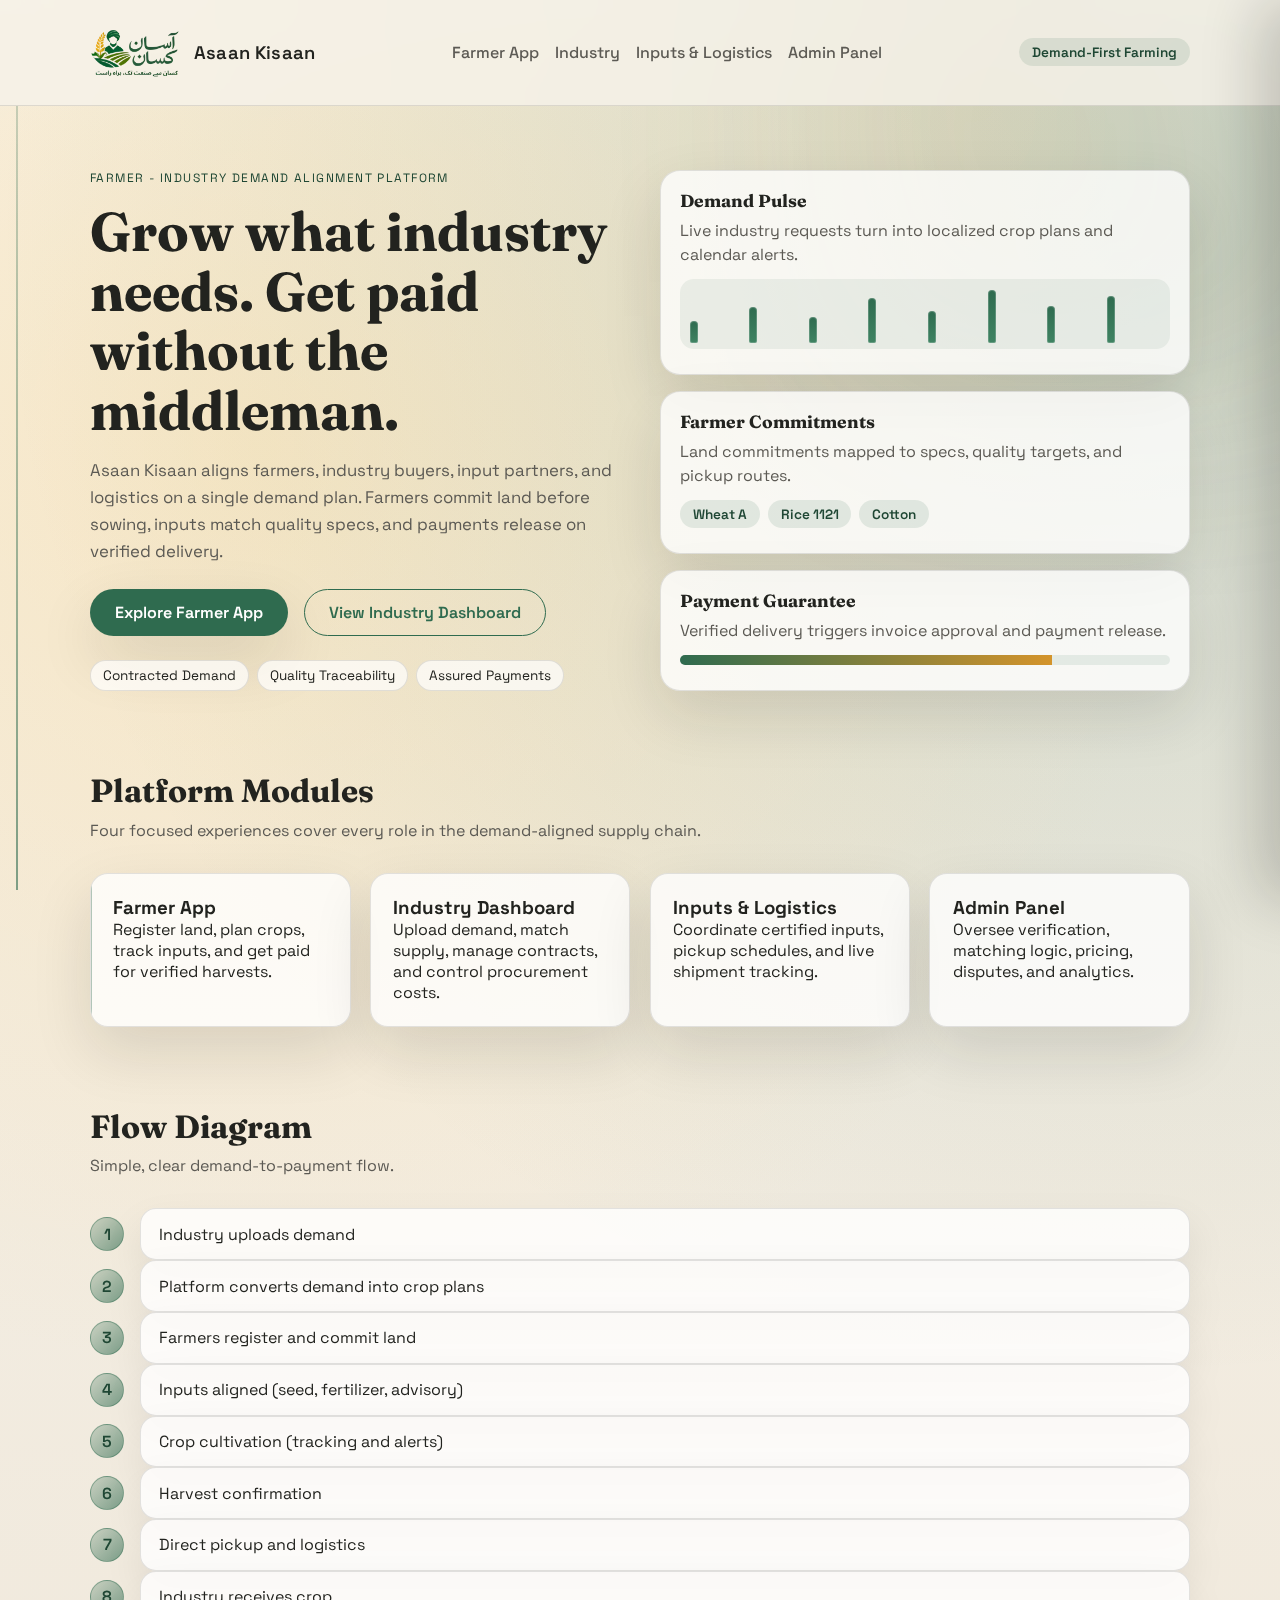
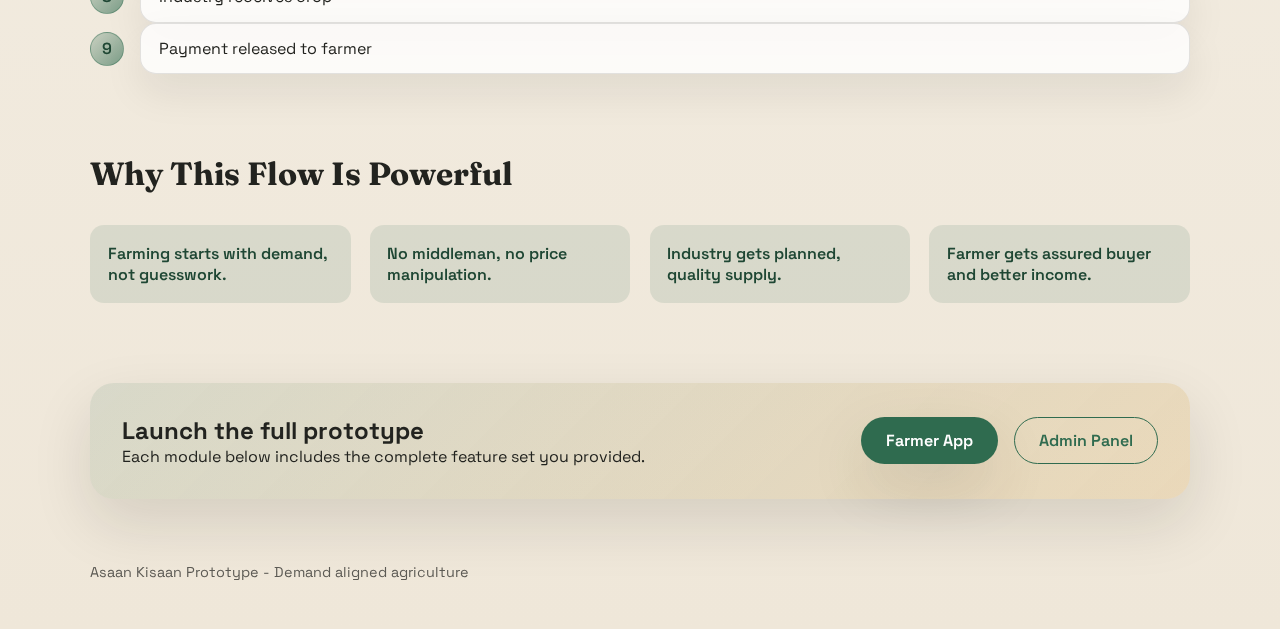
<file: index.html>
﻿<!DOCTYPE html>
<html lang="en">
<head>
  <meta charset="utf-8" />
  <meta name="viewport" content="width=device-width, initial-scale=1" />
  <title>Asaan Kisaan - Demand Aligned Agriculture</title>
  <link rel="preconnect" href="https://fonts.googleapis.com" />
  <link rel="preconnect" href="https://fonts.gstatic.com" crossorigin />
  <link href="https://fonts.googleapis.com/css2?family=Fraunces:wght@500;700&family=Space+Grotesk:wght@400;500;600&display=swap" rel="stylesheet" />
  <link rel="stylesheet" href="styles.css" />
</head>
<body>
  <div class="bg-orbit"></div>
  <header class="site-header">
    <nav class="nav container">
      <a class="brand" href="index.html">
        <img src="assets/images/asaankisaan.png" alt="Asaan Kisaan" />
        <span>Asaan Kisaan</span>
      </a>
      <div class="nav-links">
        <a class="nav-link" href="farmer/index.html">Farmer App</a>
        <a class="nav-link" href="industry/index.html">Industry</a>
        <a class="nav-link" href="partners/index.html">Inputs & Logistics</a>
        <a class="nav-link" href="admin/index.html">Admin Panel</a>
      </div>
      <div class="nav-cta">
        <span class="pill">Demand-First Farming</span>
      </div>
      <button class="nav-toggle" type="button" aria-label="Open menu" data-drawer-open>
        <span></span>
        <span></span>
      </button>
    </nav>
  </header>
  <div class="drawer-overlay" data-drawer-close></div>
  <aside class="drawer" aria-hidden="true">
    <div class="drawer-head">
      <div class="drawer-brand">
        <img src="assets/images/asaankisaan.png" alt="Asaan Kisaan" />
        <span>Asaan Kisaan</span>
      </div>
      <button class="drawer-close" type="button" aria-label="Close menu" data-drawer-close>&times;</button>
    </div>
    <nav class="drawer-links">
      <a href="farmer/index.html">Farmer App</a>
      <a href="industry/index.html">Industry</a>
      <a href="partners/index.html">Inputs & Logistics</a>
      <a href="admin/index.html">Admin Panel</a>
    </nav>
  </aside>

  <main>
    <section class="hero container">
      <div class="hero-copy">
        <p class="eyebrow">Farmer - Industry Demand Alignment Platform</p>
        <h1>Grow what industry needs. Get paid without the middleman.</h1>
        <p class="lead">
          Asaan Kisaan aligns farmers, industry buyers, input partners, and logistics on a single demand plan.
          Farmers commit land before sowing, inputs match quality specs, and payments release on verified delivery.
        </p>
        <div class="hero-actions">
          <a class="btn primary" href="farmer/index.html">Explore Farmer App</a>
          <a class="btn ghost" href="industry/index.html">View Industry Dashboard</a>
        </div>
        <div class="hero-badges">
          <span class="badge">Contracted Demand</span>
          <span class="badge">Quality Traceability</span>
          <span class="badge">Assured Payments</span>
        </div>
      </div>
      <div class="hero-card">
        <div class="mini-card">
          <h3>Demand Pulse</h3>
          <p>Live industry requests turn into localized crop plans and calendar alerts.</p>
          <div class="sparkline">
            <span class="bar" style="height: 38%"></span>
            <span class="bar" style="height: 62%"></span>
            <span class="bar" style="height: 45%"></span>
            <span class="bar" style="height: 78%"></span>
            <span class="bar" style="height: 56%"></span>
            <span class="bar" style="height: 92%"></span>
            <span class="bar" style="height: 64%"></span>
            <span class="bar" style="height: 82%"></span>
          </div>
        </div>
        <div class="mini-card">
          <h3>Farmer Commitments</h3>
          <p>Land commitments mapped to specs, quality targets, and pickup routes.</p>
          <div class="pill-row">
            <span class="pill">Wheat A</span>
            <span class="pill">Rice 1121</span>
            <span class="pill">Cotton</span>
          </div>
        </div>
        <div class="mini-card">
          <h3>Payment Guarantee</h3>
          <p>Verified delivery triggers invoice approval and payment release.</p>
          <div class="progress">
            <span style="width: 76%"></span>
          </div>
        </div>
      </div>
    </section>

    <section class="section container">
      <div class="section-head">
        <h2>Platform Modules</h2>
        <p>Four focused experiences cover every role in the demand-aligned supply chain.</p>
      </div>
      <div class="grid cards">
        <a class="card" href="farmer/index.html">
          <h3>Farmer App</h3>
          <p>Register land, plan crops, track inputs, and get paid for verified harvests.</p>
        </a>
        <a class="card" href="industry/index.html">
          <h3>Industry Dashboard</h3>
          <p>Upload demand, match supply, manage contracts, and control procurement costs.</p>
        </a>
        <a class="card" href="partners/index.html">
          <h3>Inputs & Logistics</h3>
          <p>Coordinate certified inputs, pickup schedules, and live shipment tracking.</p>
        </a>
        <a class="card" href="admin/index.html">
          <h3>Admin Panel</h3>
          <p>Oversee verification, matching logic, pricing, disputes, and analytics.</p>
        </a>
      </div>
    </section>

    <section class="section container">
      <div class="section-head">
        <h2>Flow Diagram</h2>
        <p>Simple, clear demand-to-payment flow.</p>
      </div>
      <div class="flow-chart">
        <div class="flow-node">
          <span class="flow-count">1</span>
          <div class="flow-content">Industry uploads demand</div>
        </div>
        <div class="flow-node">
          <span class="flow-count">2</span>
          <div class="flow-content">Platform converts demand into crop plans</div>
        </div>
        <div class="flow-node">
          <span class="flow-count">3</span>
          <div class="flow-content">Farmers register and commit land</div>
        </div>
        <div class="flow-node">
          <span class="flow-count">4</span>
          <div class="flow-content">Inputs aligned (seed, fertilizer, advisory)</div>
        </div>
        <div class="flow-node">
          <span class="flow-count">5</span>
          <div class="flow-content">Crop cultivation (tracking and alerts)</div>
        </div>
        <div class="flow-node">
          <span class="flow-count">6</span>
          <div class="flow-content">Harvest confirmation</div>
        </div>
        <div class="flow-node">
          <span class="flow-count">7</span>
          <div class="flow-content">Direct pickup and logistics</div>
        </div>
        <div class="flow-node">
          <span class="flow-count">8</span>
          <div class="flow-content">Industry receives crop</div>
        </div>
        <div class="flow-node">
          <span class="flow-count">9</span>
          <div class="flow-content">Payment released to farmer</div>
        </div>
      </div>
    </section>

    <section class="section container">
      <div class="section-head">
        <h2>Why This Flow Is Powerful</h2>
      </div>
      <div class="grid benefits">
        <div class="benefit">Farming starts with demand, not guesswork.</div>
        <div class="benefit">No middleman, no price manipulation.</div>
        <div class="benefit">Industry gets planned, quality supply.</div>
        <div class="benefit">Farmer gets assured buyer and better income.</div>
      </div>
    </section>

    <section class="section container">
      <div class="cta">
        <div>
          <h2>Launch the full prototype</h2>
          <p>Each module below includes the complete feature set you provided.</p>
        </div>
        <div class="cta-actions">
          <a class="btn primary" href="farmer/index.html">Farmer App</a>
          <a class="btn ghost" href="admin/index.html">Admin Panel</a>
        </div>
      </div>
    </section>
  </main>

  <footer class="footer container">
    <span>Asaan Kisaan Prototype - Demand aligned agriculture</span>
  </footer>

  <script src="app.js"></script>
</body>
</html>
</file>
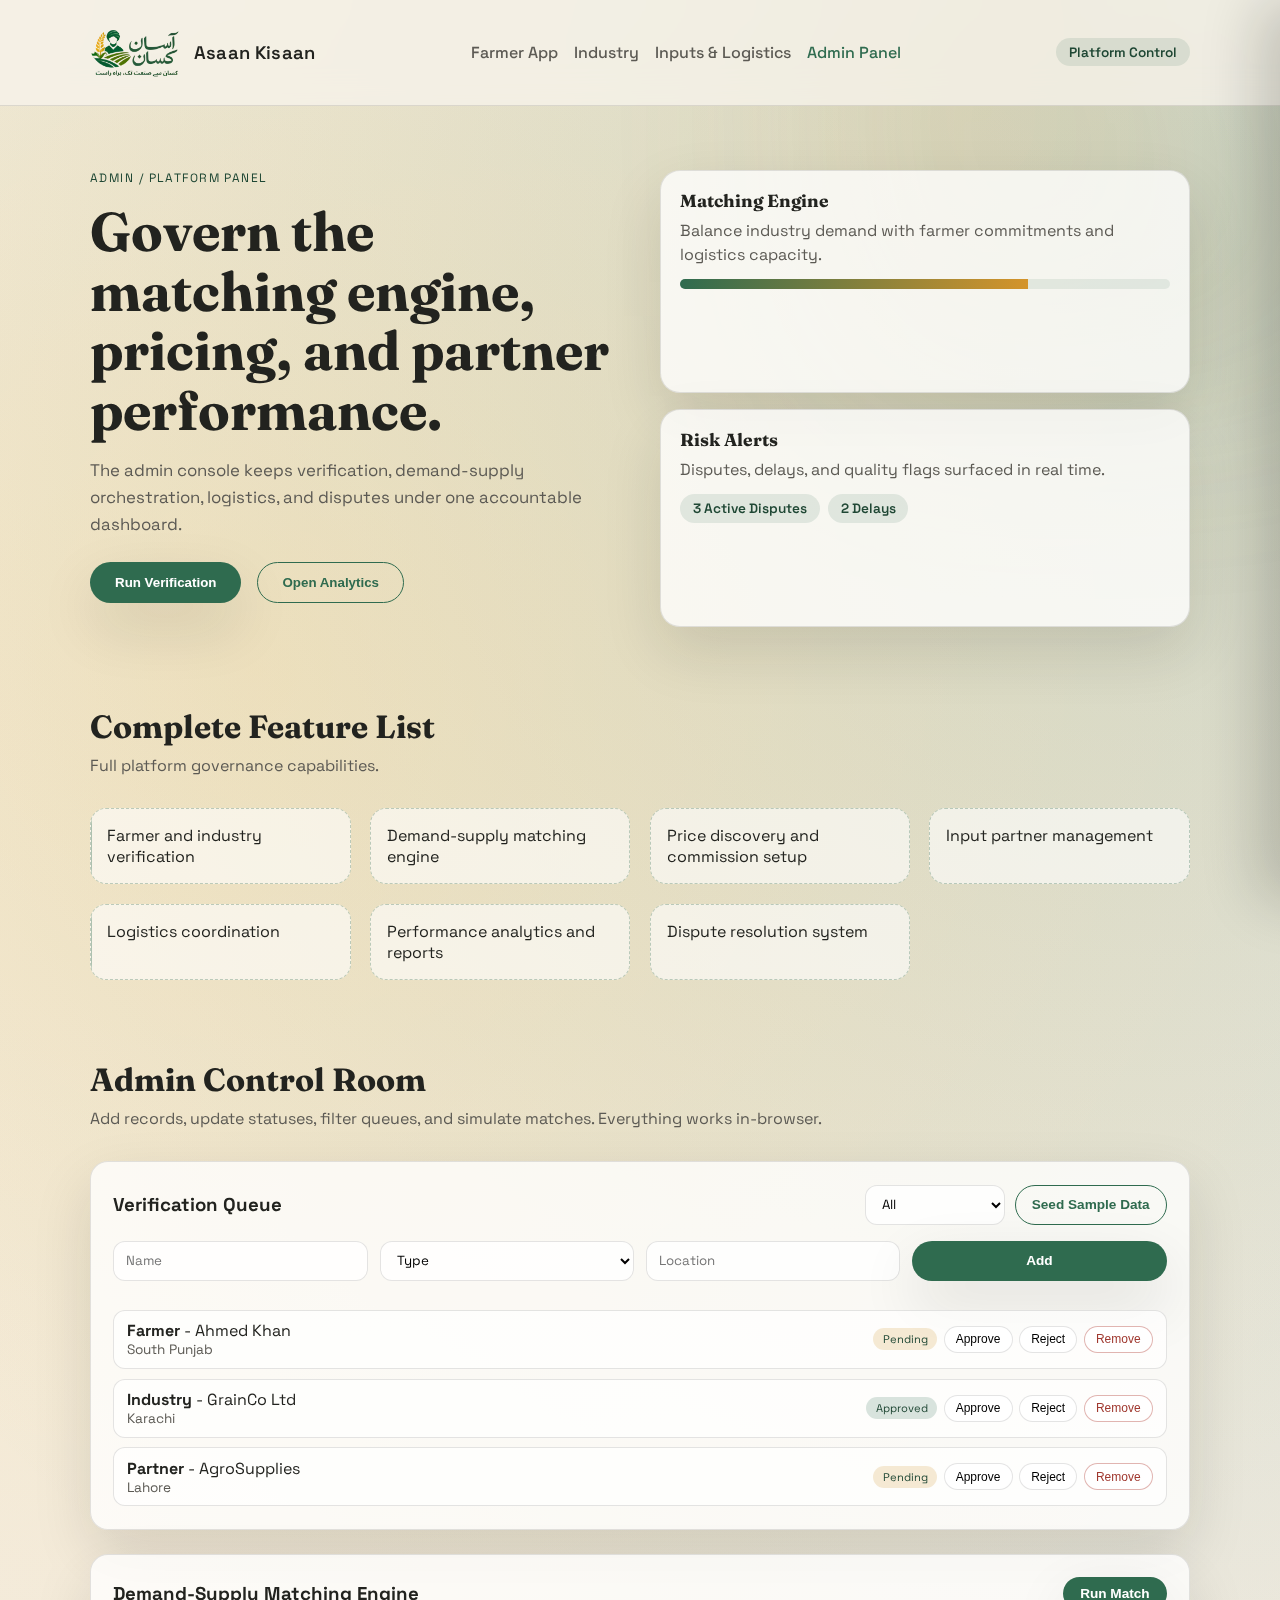
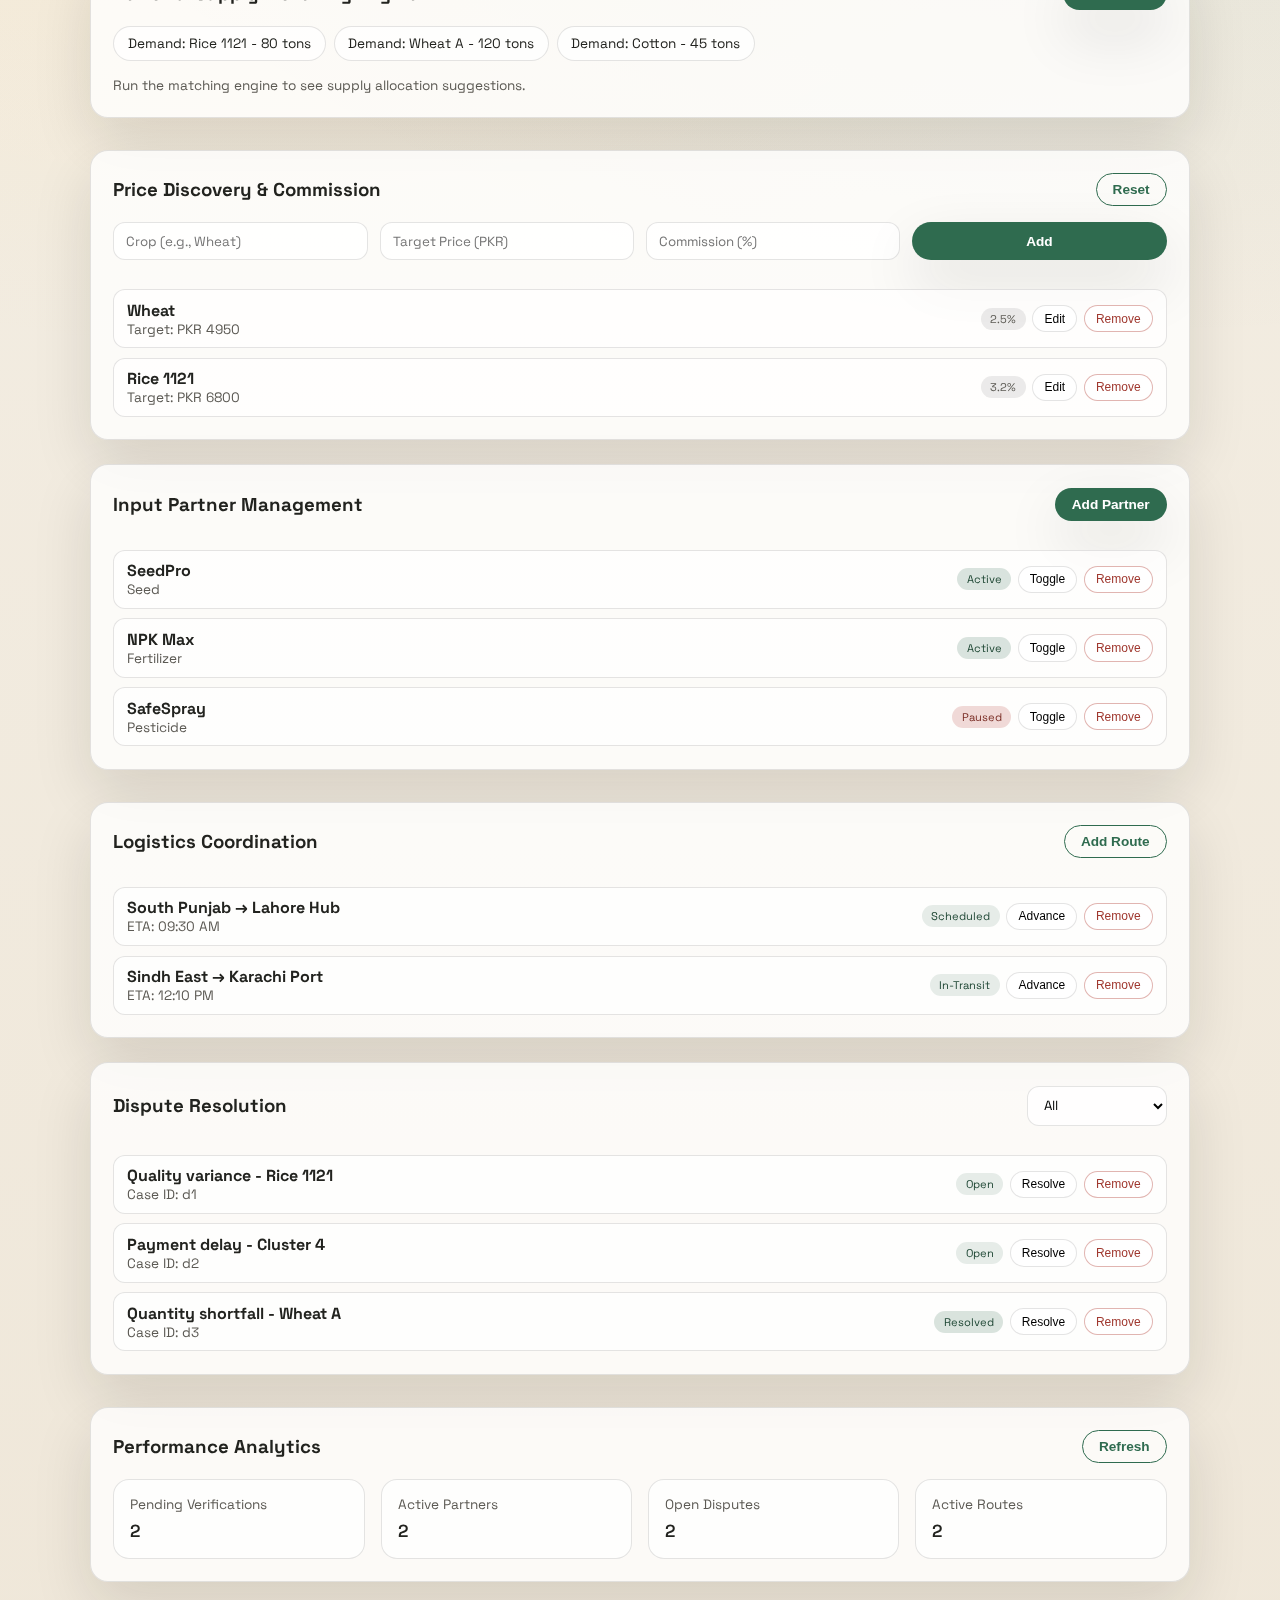
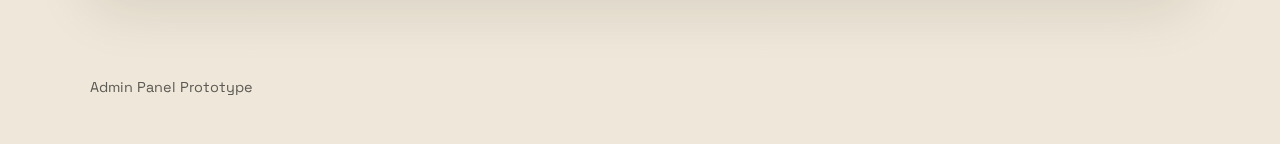
<file: admin/index.html>
﻿<!DOCTYPE html>
<html lang="en">
<head>
  <meta charset="utf-8" />
  <meta name="viewport" content="width=device-width, initial-scale=1" />
  <title>Admin Panel - Asaan Kisaan</title>
  <link rel="preconnect" href="https://fonts.googleapis.com" />
  <link rel="preconnect" href="https://fonts.gstatic.com" crossorigin />
  <link href="https://fonts.googleapis.com/css2?family=Fraunces:wght@500;700&family=Space+Grotesk:wght@400;500;600&display=swap" rel="stylesheet" />
  <link rel="stylesheet" href="../styles.css" />
</head>
<body class="admin-page">
  <div class="bg-orbit"></div>
  <header class="site-header">
    <nav class="nav container">
      <a class="brand" href="../index.html">
        <img src="../assets/images/asaankisaan.png" alt="Asaan Kisaan" />
        <span>Asaan Kisaan</span>
      </a>
      <div class="nav-links">
        <a class="nav-link" href="../farmer/index.html">Farmer App</a>
        <a class="nav-link" href="../industry/index.html">Industry</a>
        <a class="nav-link" href="../partners/index.html">Inputs & Logistics</a>
        <a class="nav-link active" href="../admin/index.html">Admin Panel</a>
      </div>
      <div class="nav-cta">
        <span class="pill">Platform Control</span>
      </div>
      <button class="nav-toggle" type="button" aria-label="Open menu" data-drawer-open>
        <span></span>
        <span></span>
      </button>
    </nav>
  </header>
  <div class="drawer-overlay" data-drawer-close></div>
  <aside class="drawer" aria-hidden="true">
    <div class="drawer-head">
      <div class="drawer-brand">
        <img src="../assets/images/asaankisaan.png" alt="Asaan Kisaan" />
        <span>Asaan Kisaan</span>
      </div>
      <button class="drawer-close" type="button" aria-label="Close menu" data-drawer-close>&times;</button>
    </div>
    <nav class="drawer-links">
      <a href="../farmer/index.html">Farmer App</a>
      <a href="../industry/index.html">Industry</a>
      <a href="../partners/index.html">Inputs & Logistics</a>
      <a href="../admin/index.html">Admin Panel</a>
    </nav>
  </aside>

  <main>
    <section class="hero container split">
      <div class="hero-copy">
        <p class="eyebrow">Admin / Platform Panel</p>
        <h1>Govern the matching engine, pricing, and partner performance.</h1>
        <p class="lead">
          The admin console keeps verification, demand-supply orchestration, logistics, and disputes under one
          accountable dashboard.
        </p>
        <div class="hero-actions">
          <button class="btn primary" data-action="scroll" data-target="#verification" data-message="Opening verification queue.">Run Verification</button>
          <button class="btn ghost" data-action="scroll" data-target="#analytics" data-message="Opening analytics.">Open Analytics</button>
        </div>
      </div>
      <div class="hero-card">
        <div class="mini-card">
          <h3>Matching Engine</h3>
          <p>Balance industry demand with farmer commitments and logistics capacity.</p>
          <div class="progress">
            <span style="width: 71%"></span>
          </div>
        </div>
        <div class="mini-card">
          <h3>Risk Alerts</h3>
          <p>Disputes, delays, and quality flags surfaced in real time.</p>
          <div class="pill-row">
            <span class="pill">3 Active Disputes</span>
            <span class="pill">2 Delays</span>
          </div>
        </div>
      </div>
    </section>

    <section class="section container">
      <div class="section-head">
        <h2>Complete Feature List</h2>
        <p>Full platform governance capabilities.</p>
      </div>
      <div class="grid feature-grid">
        <div class="feature">Farmer and industry verification</div>
        <div class="feature">Demand-supply matching engine</div>
        <div class="feature">Price discovery and commission setup</div>
        <div class="feature">Input partner management</div>
        <div class="feature">Logistics coordination</div>
        <div class="feature">Performance analytics and reports</div>
        <div class="feature">Dispute resolution system</div>
      </div>
    </section>

    <section class="section container">
      <div class="section-head">
        <h2>Admin Control Room</h2>
        <p>Add records, update statuses, filter queues, and simulate matches. Everything works in-browser.</p>
      </div>

      <div class="panel-grid" id="verification">
        <div class="panel card">
          <div class="panel-head">
            <h3>Verification Queue</h3>
            <div class="panel-actions">
              <select id="verificationFilter" class="select">
                <option value="all">All</option>
                <option value="pending">Pending</option>
                <option value="approved">Approved</option>
                <option value="rejected">Rejected</option>
              </select>
              <button id="seedVerification" class="btn ghost small">Seed Sample Data</button>
            </div>
          </div>
          <form id="verificationForm" class="form-grid">
            <input type="text" name="name" placeholder="Name" required />
            <select name="type" required>
              <option value="">Type</option>
              <option value="Farmer">Farmer</option>
              <option value="Industry">Industry</option>
              <option value="Partner">Partner</option>
            </select>
            <input type="text" name="location" placeholder="Location" required />
            <button class="btn primary small" type="submit">Add</button>
          </form>
          <div id="verificationTable" class="table"></div>
        </div>

        <div class="panel card">
          <div class="panel-head">
            <h3>Demand-Supply Matching Engine</h3>
            <button id="runMatch" class="btn primary small">Run Match</button>
          </div>
          <div class="panel-body">
            <div class="chip-row">
              <span class="chip">Demand: Rice 1121 - 80 tons</span>
              <span class="chip">Demand: Wheat A - 120 tons</span>
              <span class="chip">Demand: Cotton - 45 tons</span>
            </div>
            <div id="matchResults" class="match-results"></div>
          </div>
        </div>
      </div>

      <div class="panel-grid">
        <div class="panel card">
          <div class="panel-head">
            <h3>Price Discovery & Commission</h3>
            <button id="resetPricing" class="btn ghost small">Reset</button>
          </div>
          <form id="pricingForm" class="form-grid">
            <input type="text" name="crop" placeholder="Crop (e.g., Wheat)" required />
            <input type="number" name="price" placeholder="Target Price (PKR)" required />
            <input type="number" name="commission" placeholder="Commission (%)" step="0.1" required />
            <button class="btn primary small" type="submit">Add</button>
          </form>
          <div id="pricingTable" class="table"></div>
        </div>

        <div class="panel card">
          <div class="panel-head">
            <h3>Input Partner Management</h3>
            <button id="addPartner" class="btn primary small">Add Partner</button>
          </div>
          <div id="partnerList" class="table"></div>
        </div>
      </div>

      <div class="panel-grid">
        <div class="panel card">
          <div class="panel-head">
            <h3>Logistics Coordination</h3>
            <button id="addRoute" class="btn ghost small">Add Route</button>
          </div>
          <div id="logisticsTable" class="table"></div>
        </div>

        <div class="panel card">
          <div class="panel-head">
            <h3>Dispute Resolution</h3>
            <select id="disputeFilter" class="select">
              <option value="all">All</option>
              <option value="open">Open</option>
              <option value="resolved">Resolved</option>
            </select>
          </div>
          <div id="disputeTable" class="table"></div>
        </div>
      </div>

      <div class="panel-grid" id="analytics">
        <div class="panel card">
          <div class="panel-head">
            <h3>Performance Analytics</h3>
            <button id="refreshAnalytics" class="btn ghost small">Refresh</button>
          </div>
          <div id="analyticsGrid" class="analytics-grid"></div>
        </div>
      </div>
    </section>
  </main>

  <footer class="footer container">
    <span>Admin Panel Prototype</span>
  </footer>
  <script src="../app.js"></script>
  <script src="admin.js"></script>
</body>
</html>
</file>
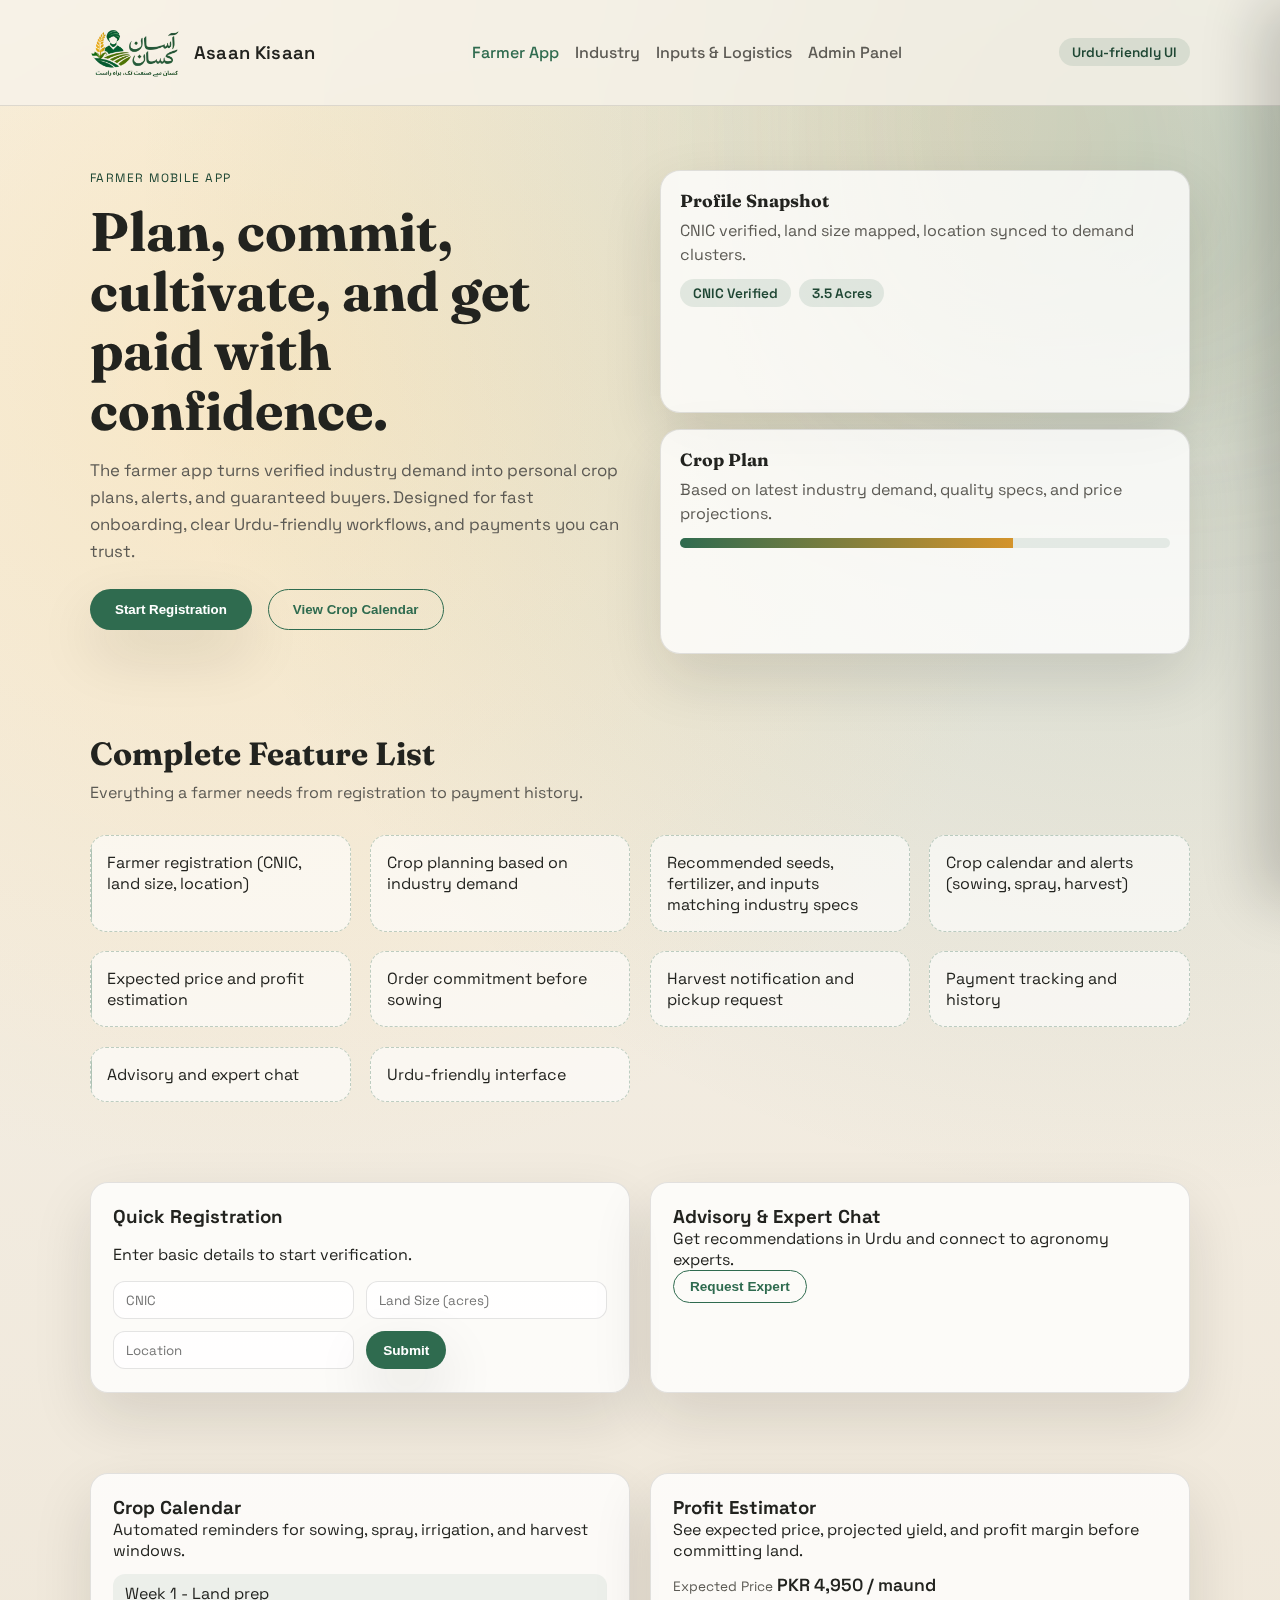
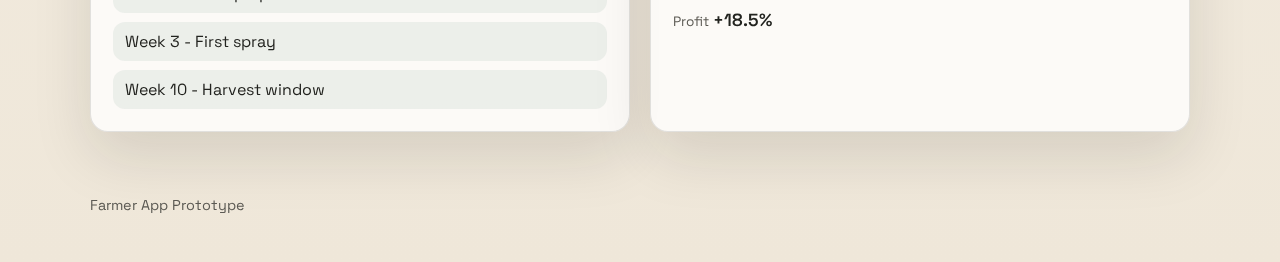
<file: farmer/index.html>
﻿<!DOCTYPE html>
<html lang="en">
<head>
  <meta charset="utf-8" />
  <meta name="viewport" content="width=device-width, initial-scale=1" />
  <title>Farmer App - Asaan Kisaan</title>
  <link rel="preconnect" href="https://fonts.googleapis.com" />
  <link rel="preconnect" href="https://fonts.gstatic.com" crossorigin />
  <link href="https://fonts.googleapis.com/css2?family=Fraunces:wght@500;700&family=Space+Grotesk:wght@400;500;600&display=swap" rel="stylesheet" />
  <link rel="stylesheet" href="../styles.css" />
</head>
<body>
  <div class="bg-orbit"></div>
  <header class="site-header">
    <nav class="nav container">
      <a class="brand" href="../index.html">
        <img src="../assets/images/asaankisaan.png" alt="Asaan Kisaan" />
        <span>Asaan Kisaan</span>
      </a>
      <div class="nav-links">
        <a class="nav-link active" href="../farmer/index.html">Farmer App</a>
        <a class="nav-link" href="../industry/index.html">Industry</a>
        <a class="nav-link" href="../partners/index.html">Inputs & Logistics</a>
        <a class="nav-link" href="../admin/index.html">Admin Panel</a>
      </div>
      <div class="nav-cta">
        <span class="pill">Urdu-friendly UI</span>
      </div>
      <button class="nav-toggle" type="button" aria-label="Open menu" data-drawer-open>
        <span></span>
        <span></span>
      </button>
    </nav>
  </header>
  <div class="drawer-overlay" data-drawer-close></div>
  <aside class="drawer" aria-hidden="true">
    <div class="drawer-head">
      <div class="drawer-brand">
        <img src="../assets/images/asaankisaan.png" alt="Asaan Kisaan" />
        <span>Asaan Kisaan</span>
      </div>
      <button class="drawer-close" type="button" aria-label="Close menu" data-drawer-close>&times;</button>
    </div>
    <nav class="drawer-links">
      <a href="../farmer/index.html">Farmer App</a>
      <a href="../industry/index.html">Industry</a>
      <a href="../partners/index.html">Inputs & Logistics</a>
      <a href="../admin/index.html">Admin Panel</a>
    </nav>
  </aside>

  <main>
    <section class="hero container split">
      <div class="hero-copy">
        <p class="eyebrow">Farmer Mobile App</p>
        <h1>Plan, commit, cultivate, and get paid with confidence.</h1>
        <p class="lead">
          The farmer app turns verified industry demand into personal crop plans, alerts, and guaranteed buyers.
          Designed for fast onboarding, clear Urdu-friendly workflows, and payments you can trust.
        </p>
        <div class="hero-actions">
          <button class="btn primary" data-action="scroll" data-target="#registration" data-message="Registration started. Complete the form below.">Start Registration</button>
          <button class="btn ghost" data-action="scroll" data-target="#calendar" data-message="Opening crop calendar.">View Crop Calendar</button>
        </div>
      </div>
      <div class="hero-card">
        <div class="mini-card">
          <h3>Profile Snapshot</h3>
          <p>CNIC verified, land size mapped, location synced to demand clusters.</p>
          <div class="pill-row">
            <span class="pill">CNIC Verified</span>
            <span class="pill">3.5 Acres</span>
          </div>
        </div>
        <div class="mini-card">
          <h3>Crop Plan</h3>
          <p>Based on latest industry demand, quality specs, and price projections.</p>
          <div class="progress">
            <span style="width: 68%"></span>
          </div>
        </div>
      </div>
    </section>

    <section class="section container" id="features">
      <div class="section-head">
        <h2>Complete Feature List</h2>
        <p>Everything a farmer needs from registration to payment history.</p>
      </div>
      <div class="grid feature-grid">
        <div class="feature">Farmer registration (CNIC, land size, location)</div>
        <div class="feature">Crop planning based on industry demand</div>
        <div class="feature">Recommended seeds, fertilizer, and inputs matching industry specs</div>
        <div class="feature">Crop calendar and alerts (sowing, spray, harvest)</div>
        <div class="feature">Expected price and profit estimation</div>
        <div class="feature">Order commitment before sowing</div>
        <div class="feature">Harvest notification and pickup request</div>
        <div class="feature">Payment tracking and history</div>
        <div class="feature">Advisory and expert chat</div>
        <div class="feature">Urdu-friendly interface</div>
      </div>
    </section>

    <section class="section container" id="registration">
      <div class="grid duo">
        <div class="card form-card no-slide">
          <h3>Quick Registration</h3>
          <p>Enter basic details to start verification.</p>
          <form class="form-grid demo-form" data-message="Registration captured. Verification is in progress.">
            <input type="text" name="cnic" placeholder="CNIC" required />
            <input type="text" name="land" placeholder="Land Size (acres)" required />
            <input type="text" name="location" placeholder="Location" required />
            <button class="btn primary small" type="submit">Submit</button>
          </form>
        </div>
        <div class="card no-slide">
          <h3>Advisory & Expert Chat</h3>
          <p>Get recommendations in Urdu and connect to agronomy experts.</p>
          <button class="btn ghost small" data-action="toast" data-message="Expert chat request sent.">Request Expert</button>
        </div>
      </div>
    </section>

    <section class="section container" id="calendar">
      <div class="grid duo">
        <div class="card no-slide">
          <h3>Crop Calendar</h3>
          <p>Automated reminders for sowing, spray, irrigation, and harvest windows.</p>
          <div class="timeline">
            <div class="timeline-row">Week 1 - Land prep</div>
            <div class="timeline-row">Week 3 - First spray</div>
            <div class="timeline-row">Week 10 - Harvest window</div>
          </div>
        </div>
        <div class="card no-slide">
          <h3>Profit Estimator</h3>
          <p>See expected price, projected yield, and profit margin before committing land.</p>
          <div class="stats">
            <div>
              <span class="stat-label">Expected Price</span>
              <span class="stat-value">PKR 4,950 / maund</span>
            </div>
            <div>
              <span class="stat-label">Profit</span>
              <span class="stat-value">+18.5%</span>
            </div>
          </div>
        </div>
      </div>
    </section>
  </main>

  <footer class="footer container">
    <span>Farmer App Prototype</span>
  </footer>
  <script src="../app.js"></script>
</body>
</html>
</file>
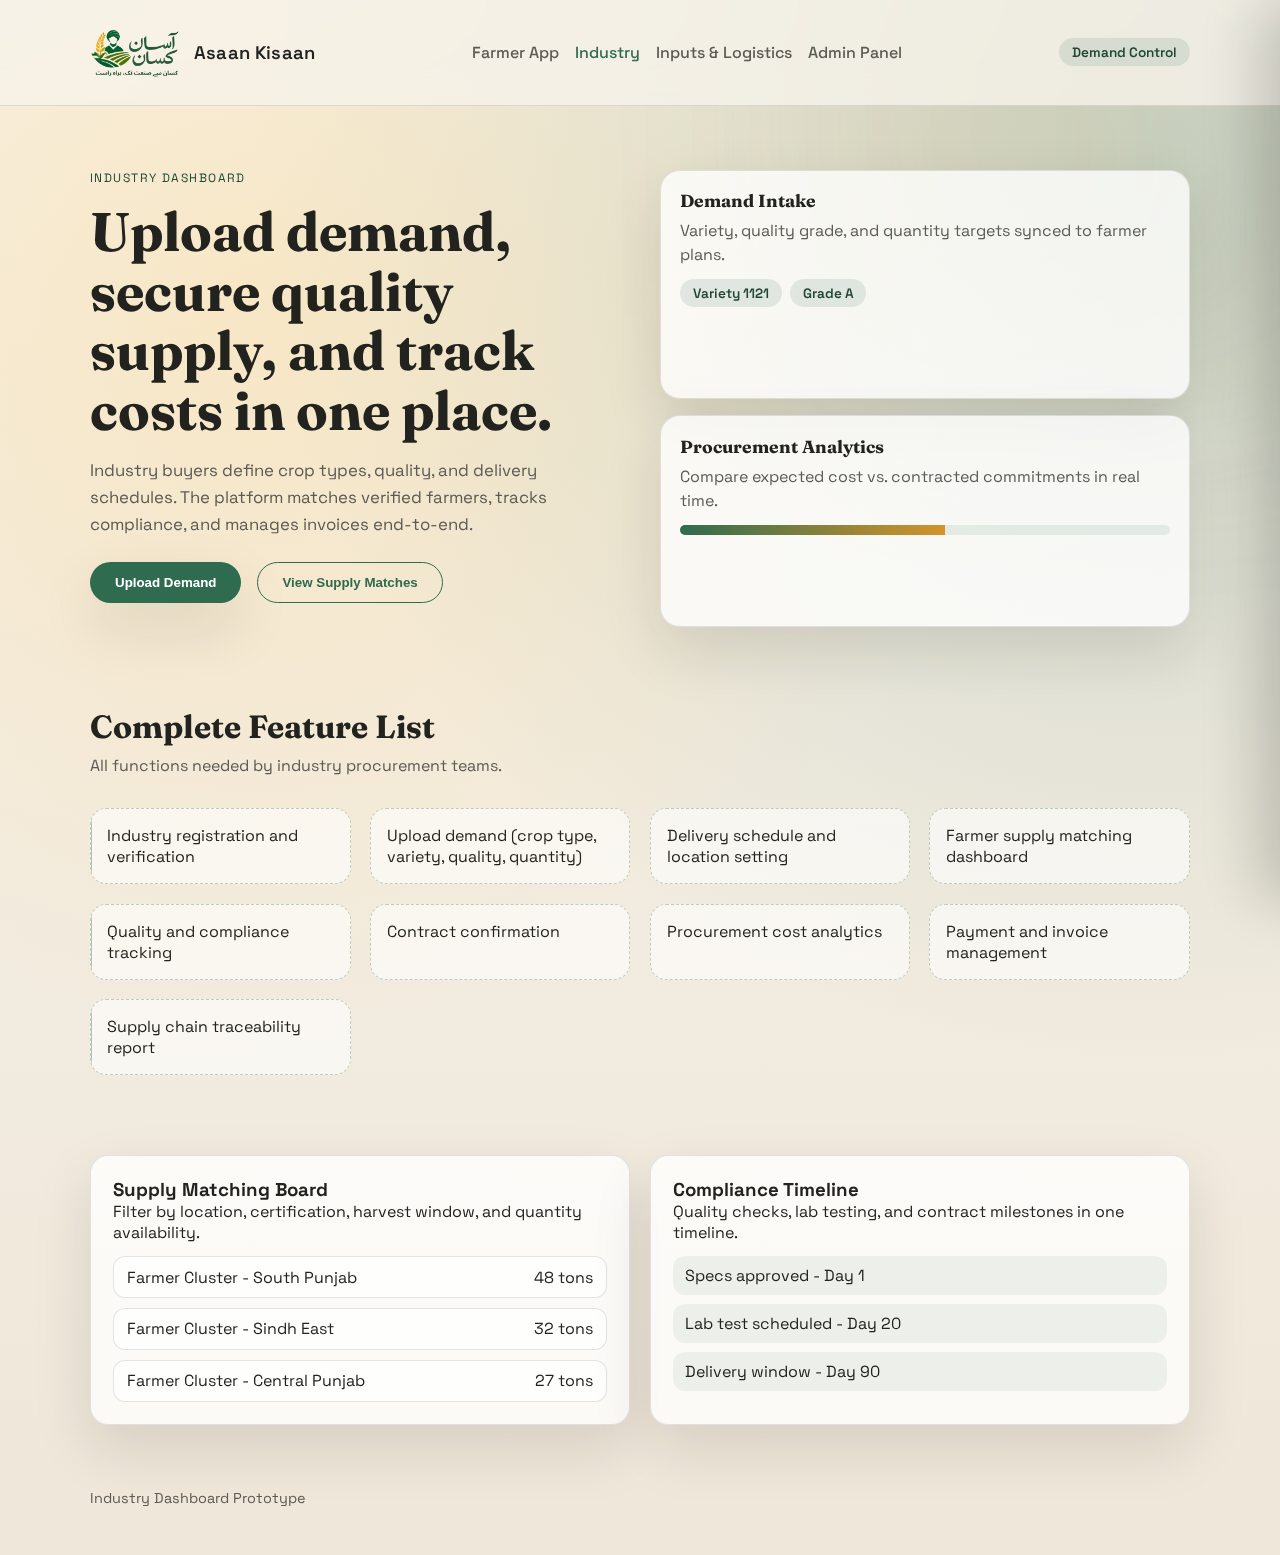
<file: industry/index.html>
﻿<!DOCTYPE html>
<html lang="en">
<head>
  <meta charset="utf-8" />
  <meta name="viewport" content="width=device-width, initial-scale=1" />
  <title>Industry Dashboard - Asaan Kisaan</title>
  <link rel="preconnect" href="https://fonts.googleapis.com" />
  <link rel="preconnect" href="https://fonts.gstatic.com" crossorigin />
  <link href="https://fonts.googleapis.com/css2?family=Fraunces:wght@500;700&family=Space+Grotesk:wght@400;500;600&display=swap" rel="stylesheet" />
  <link rel="stylesheet" href="../styles.css" />
</head>
<body>
  <div class="bg-orbit"></div>
  <header class="site-header">
    <nav class="nav container">
      <a class="brand" href="../index.html">
        <img src="../assets/images/asaankisaan.png" alt="Asaan Kisaan" />
        <span>Asaan Kisaan</span>
      </a>
      <div class="nav-links">
        <a class="nav-link" href="../farmer/index.html">Farmer App</a>
        <a class="nav-link active" href="../industry/index.html">Industry</a>
        <a class="nav-link" href="../partners/index.html">Inputs & Logistics</a>
        <a class="nav-link" href="../admin/index.html">Admin Panel</a>
      </div>
      <div class="nav-cta">
        <span class="pill">Demand Control</span>
      </div>
      <button class="nav-toggle" type="button" aria-label="Open menu" data-drawer-open>
        <span></span>
        <span></span>
      </button>
    </nav>
  </header>
  <div class="drawer-overlay" data-drawer-close></div>
  <aside class="drawer" aria-hidden="true">
    <div class="drawer-head">
      <div class="drawer-brand">
        <img src="../assets/images/asaankisaan.png" alt="Asaan Kisaan" />
        <span>Asaan Kisaan</span>
      </div>
      <button class="drawer-close" type="button" aria-label="Close menu" data-drawer-close>&times;</button>
    </div>
    <nav class="drawer-links">
      <a href="../farmer/index.html">Farmer App</a>
      <a href="../industry/index.html">Industry</a>
      <a href="../partners/index.html">Inputs & Logistics</a>
      <a href="../admin/index.html">Admin Panel</a>
    </nav>
  </aside>

  <main>
    <section class="hero container split">
      <div class="hero-copy">
        <p class="eyebrow">Industry Dashboard</p>
        <h1>Upload demand, secure quality supply, and track costs in one place.</h1>
        <p class="lead">
          Industry buyers define crop types, quality, and delivery schedules. The platform matches verified farmers,
          tracks compliance, and manages invoices end-to-end.
        </p>
        <div class="hero-actions">
          <button class="btn primary" data-action="scroll" data-target="#demand" data-message="Opening demand upload.">Upload Demand</button>
          <button class="btn ghost" data-action="scroll" data-target="#matching" data-message="Showing supply matching board.">View Supply Matches</button>
        </div>
      </div>
      <div class="hero-card">
        <div class="mini-card">
          <h3>Demand Intake</h3>
          <p>Variety, quality grade, and quantity targets synced to farmer plans.</p>
          <div class="pill-row">
            <span class="pill">Variety 1121</span>
            <span class="pill">Grade A</span>
          </div>
        </div>
        <div class="mini-card">
          <h3>Procurement Analytics</h3>
          <p>Compare expected cost vs. contracted commitments in real time.</p>
          <div class="progress">
            <span style="width: 54%"></span>
          </div>
        </div>
      </div>
    </section>

    <section class="section container" id="demand">
      <div class="section-head">
        <h2>Complete Feature List</h2>
        <p>All functions needed by industry procurement teams.</p>
      </div>
      <div class="grid feature-grid">
        <div class="feature">Industry registration and verification</div>
        <div class="feature">Upload demand (crop type, variety, quality, quantity)</div>
        <div class="feature">Delivery schedule and location setting</div>
        <div class="feature">Farmer supply matching dashboard</div>
        <div class="feature">Quality and compliance tracking</div>
        <div class="feature">Contract confirmation</div>
        <div class="feature">Procurement cost analytics</div>
        <div class="feature">Payment and invoice management</div>
        <div class="feature">Supply chain traceability report</div>
      </div>
    </section>

    <section class="section container" id="matching">
      <div class="grid duo">
        <div class="card no-slide">
          <h3>Supply Matching Board</h3>
          <p>Filter by location, certification, harvest window, and quantity availability.</p>
          <div class="table">
            <div class="table-row"><span>Farmer Cluster - South Punjab</span><span>48 tons</span></div>
            <div class="table-row"><span>Farmer Cluster - Sindh East</span><span>32 tons</span></div>
            <div class="table-row"><span>Farmer Cluster - Central Punjab</span><span>27 tons</span></div>
          </div>
        </div>
        <div class="card no-slide">
          <h3>Compliance Timeline</h3>
          <p>Quality checks, lab testing, and contract milestones in one timeline.</p>
          <div class="timeline">
            <div class="timeline-row">Specs approved - Day 1</div>
            <div class="timeline-row">Lab test scheduled - Day 20</div>
            <div class="timeline-row">Delivery window - Day 90</div>
          </div>
        </div>
      </div>
    </section>
  </main>

  <footer class="footer container">
    <span>Industry Dashboard Prototype</span>
  </footer>
  <script src="../app.js"></script>
</body>
</html>
</file>
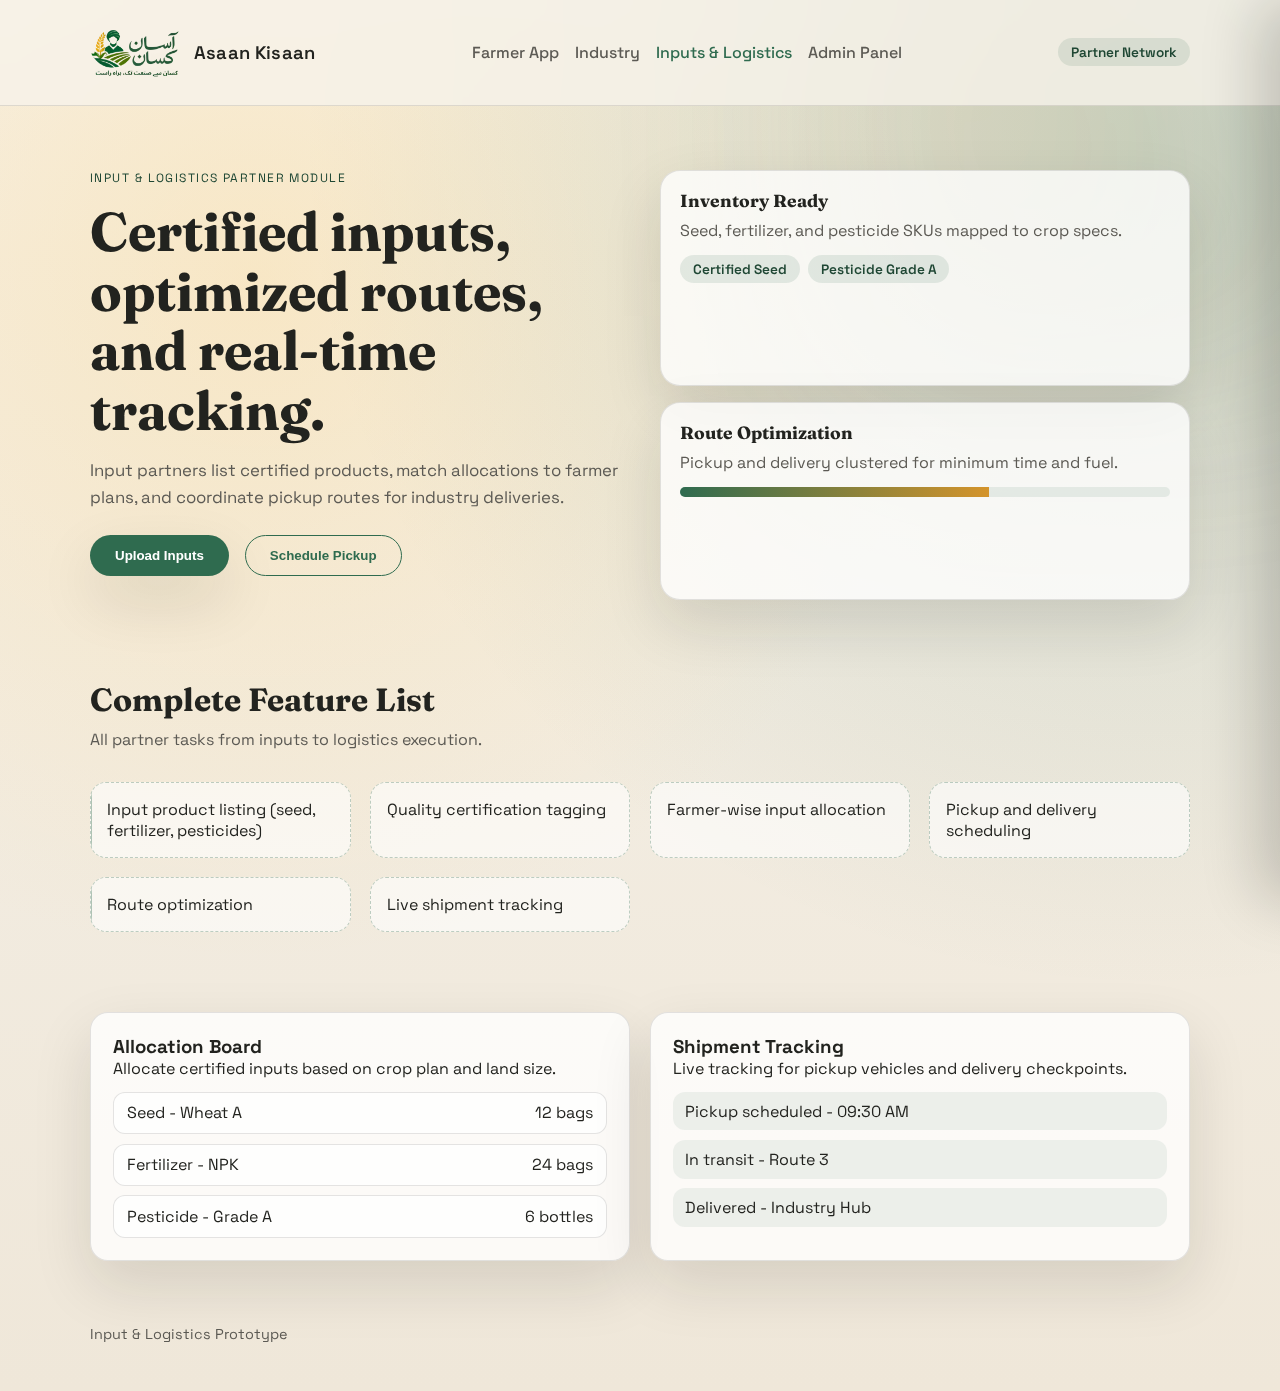
<file: partners/index.html>
﻿<!DOCTYPE html>
<html lang="en">
<head>
  <meta charset="utf-8" />
  <meta name="viewport" content="width=device-width, initial-scale=1" />
  <title>Inputs & Logistics - Asaan Kisaan</title>
  <link rel="preconnect" href="https://fonts.googleapis.com" />
  <link rel="preconnect" href="https://fonts.gstatic.com" crossorigin />
  <link href="https://fonts.googleapis.com/css2?family=Fraunces:wght@500;700&family=Space+Grotesk:wght@400;500;600&display=swap" rel="stylesheet" />
  <link rel="stylesheet" href="../styles.css" />
</head>
<body>
  <div class="bg-orbit"></div>
  <header class="site-header">
    <nav class="nav container">
      <a class="brand" href="../index.html">
        <img src="../assets/images/asaankisaan.png" alt="Asaan Kisaan" />
        <span>Asaan Kisaan</span>
      </a>
      <div class="nav-links">
        <a class="nav-link" href="../farmer/index.html">Farmer App</a>
        <a class="nav-link" href="../industry/index.html">Industry</a>
        <a class="nav-link active" href="../partners/index.html">Inputs & Logistics</a>
        <a class="nav-link" href="../admin/index.html">Admin Panel</a>
      </div>
      <div class="nav-cta">
        <span class="pill">Partner Network</span>
      </div>
      <button class="nav-toggle" type="button" aria-label="Open menu" data-drawer-open>
        <span></span>
        <span></span>
      </button>
    </nav>
  </header>
  <div class="drawer-overlay" data-drawer-close></div>
  <aside class="drawer" aria-hidden="true">
    <div class="drawer-head">
      <div class="drawer-brand">
        <img src="../assets/images/asaankisaan.png" alt="Asaan Kisaan" />
        <span>Asaan Kisaan</span>
      </div>
      <button class="drawer-close" type="button" aria-label="Close menu" data-drawer-close>&times;</button>
    </div>
    <nav class="drawer-links">
      <a href="../farmer/index.html">Farmer App</a>
      <a href="../industry/index.html">Industry</a>
      <a href="../partners/index.html">Inputs & Logistics</a>
      <a href="../admin/index.html">Admin Panel</a>
    </nav>
  </aside>

  <main>
    <section class="hero container split">
      <div class="hero-copy">
        <p class="eyebrow">Input & Logistics Partner Module</p>
        <h1>Certified inputs, optimized routes, and real-time tracking.</h1>
        <p class="lead">
          Input partners list certified products, match allocations to farmer plans, and coordinate pickup routes
          for industry deliveries.
        </p>
        <div class="hero-actions">
          <button class="btn primary" data-action="scroll" data-target="#inputs" data-message="Opening input catalog.">Upload Inputs</button>
          <button class="btn ghost" data-action="scroll" data-target="#logistics" data-message="Opening pickup schedule.">Schedule Pickup</button>
        </div>
      </div>
      <div class="hero-card">
        <div class="mini-card">
          <h3>Inventory Ready</h3>
          <p>Seed, fertilizer, and pesticide SKUs mapped to crop specs.</p>
          <div class="pill-row">
            <span class="pill">Certified Seed</span>
            <span class="pill">Pesticide Grade A</span>
          </div>
        </div>
        <div class="mini-card">
          <h3>Route Optimization</h3>
          <p>Pickup and delivery clustered for minimum time and fuel.</p>
          <div class="progress">
            <span style="width: 63%"></span>
          </div>
        </div>
      </div>
    </section>

    <section class="section container" id="inputs">
      <div class="section-head">
        <h2>Complete Feature List</h2>
        <p>All partner tasks from inputs to logistics execution.</p>
      </div>
      <div class="grid feature-grid">
        <div class="feature">Input product listing (seed, fertilizer, pesticides)</div>
        <div class="feature">Quality certification tagging</div>
        <div class="feature">Farmer-wise input allocation</div>
        <div class="feature">Pickup and delivery scheduling</div>
        <div class="feature">Route optimization</div>
        <div class="feature">Live shipment tracking</div>
      </div>
    </section>

    <section class="section container" id="logistics">
      <div class="grid duo">
        <div class="card no-slide">
          <h3>Allocation Board</h3>
          <p>Allocate certified inputs based on crop plan and land size.</p>
          <div class="table">
            <div class="table-row"><span>Seed - Wheat A</span><span>12 bags</span></div>
            <div class="table-row"><span>Fertilizer - NPK</span><span>24 bags</span></div>
            <div class="table-row"><span>Pesticide - Grade A</span><span>6 bottles</span></div>
          </div>
        </div>
        <div class="card no-slide">
          <h3>Shipment Tracking</h3>
          <p>Live tracking for pickup vehicles and delivery checkpoints.</p>
          <div class="timeline">
            <div class="timeline-row">Pickup scheduled - 09:30 AM</div>
            <div class="timeline-row">In transit - Route 3</div>
            <div class="timeline-row">Delivered - Industry Hub</div>
          </div>
        </div>
      </div>
    </section>
  </main>

  <footer class="footer container">
    <span>Input & Logistics Prototype</span>
  </footer>
  <script src="../app.js"></script>
</body>
</html>
</file>
<file: styles.css>
:root {
  color-scheme: light;
  --bg: #f6f2ea;
  --bg-secondary: #efe7d9;
  --text: #22231f;
  --muted: #5c5a54;
  --primary: #2f6b4f;
  --primary-dark: #1f4734;
  --accent: #d4942b;
  --soft: #ffffff;
  --card: rgba(255, 255, 255, 0.78);
  --border: rgba(34, 35, 31, 0.12);
  --shadow: 0 24px 60px rgba(22, 24, 20, 0.12);
}

* {
  box-sizing: border-box;
  margin: 0;
  padding: 0;
}

body {
  font-family: "Space Grotesk", sans-serif;
  color: var(--text);
  background: radial-gradient(circle at 20% 20%, rgba(255, 210, 120, 0.3), transparent 45%),
    radial-gradient(circle at 90% 10%, rgba(47, 107, 79, 0.2), transparent 50%),
    linear-gradient(180deg, var(--bg), var(--bg-secondary));
  min-height: 100vh;
}

.toast {
  position: fixed;
  bottom: 24px;
  right: 24px;
  background: rgba(34, 35, 31, 0.92);
  color: #fff;
  padding: 0.8rem 1.2rem;
  border-radius: 999px;
  font-size: 0.9rem;
  opacity: 0;
  pointer-events: none;
  transform: translateY(12px);
  transition: all 0.2s ease;
  z-index: 50;
}

.toast.show {
  opacity: 1;
  transform: translateY(0);
}

.bg-orbit {
  position: fixed;
  inset: -20vh -10vw auto auto;
  width: 45vw;
  height: 45vw;
  background: conic-gradient(from 90deg, rgba(47, 107, 79, 0.12), rgba(212, 148, 43, 0.2), rgba(47, 107, 79, 0.08));
  filter: blur(120px);
  opacity: 0.7;
  z-index: -1;
  animation: float 18s ease-in-out infinite;
}

img {
  max-width: 100%;
  display: block;
}

a {
  color: inherit;
  text-decoration: none;
}

.container {
  width: min(1100px, 92vw);
  margin: 0 auto;
}

.site-header {
  position: sticky;
  top: 0;
  backdrop-filter: blur(16px);
  background: rgba(246, 242, 234, 0.8);
  z-index: 10;
  border-bottom: 1px solid var(--border);
}

.nav {
  display: flex;
  align-items: center;
  justify-content: space-between;
  gap: 1.5rem;
  padding: 0.4rem 0;
  flex-wrap: wrap;
}

.brand {
  display: flex;
  align-items: center;
  gap: 0.75rem;
  font-weight: 600;
  font-size: 1.15rem;
  letter-spacing: 0.01em;
}

.brand img {
  width: 92px;
  height: 92px;
  object-fit: contain;
}

.nav-links {
  display: flex;
  gap: 1rem;
  flex-wrap: wrap;
}

.nav-toggle {
  display: none;
  width: 44px;
  height: 44px;
  border-radius: 12px;
  border: 1px solid var(--border);
  background: rgba(255, 255, 255, 0.8);
  align-items: center;
  justify-content: center;
  gap: 6px;
  flex-direction: column;
  cursor: pointer;
}

.nav-toggle span {
  width: 20px;
  height: 2px;
  background: var(--primary-dark);
  border-radius: 999px;
  transition: transform 0.2s ease;
}

.drawer-overlay {
  position: fixed;
  inset: 0;
  background: rgba(15, 18, 14, 0.35);
  opacity: 0;
  pointer-events: none;
  transition: opacity 0.2s ease;
  z-index: 20;
}

.drawer {
  position: fixed;
  top: 0;
  right: 0;
  width: min(340px, 88vw);
  height: 100vh;
  background: rgba(248, 243, 235, 0.98);
  box-shadow: -20px 0 60px rgba(14, 16, 12, 0.2);
  transform: translateX(100%);
  transition: transform 0.25s ease;
  z-index: 30;
  padding: 0.85rem 1.1rem 1.1rem;
  display: grid;
  gap: 0.8rem;
  border-radius: 18px 0 0 18px;
  align-content: start;
  overflow-y: auto;
  -webkit-overflow-scrolling: touch;
}

.drawer-head {
  display: flex;
  align-items: center;
  justify-content: space-between;
  gap: 1rem;
  padding-bottom: 0.8rem;
  border-bottom: 1px solid rgba(34, 35, 31, 0.08);
}

.drawer-brand {
  display: flex;
  align-items: center;
  gap: 0.6rem;
  font-weight: 600;
  font-size: 1.05rem;
}

.drawer-brand img {
  width: 74px;
  height: 74px;
  object-fit: contain;
}

.drawer-close {
  border: 1px solid var(--border);
  background: rgba(255, 255, 255, 0.9);
  width: 36px;
  height: 36px;
  border-radius: 50%;
  display: grid;
  place-items: center;
  cursor: pointer;
  font-size: 1.2rem;
  line-height: 1;
  color: var(--primary-dark);
}

.drawer-links {
  display: grid;
  gap: 0.6rem;
  margin-top: 0;
}

.drawer-links a {
  padding: 0.65rem 0.85rem;
  border-radius: 14px;
  border: 1px solid var(--border);
  background: rgba(255, 255, 255, 0.85);
  transition: transform 0.2s ease, box-shadow 0.2s ease, border-color 0.2s ease;
  font-weight: 500;
}

.drawer-links a:hover {
  transform: translateX(-4px);
  box-shadow: 0 12px 30px rgba(14, 16, 12, 0.12);
  border-color: rgba(47, 107, 79, 0.3);
}

body.drawer-open .drawer {
  transform: translateX(0);
}

body.drawer-open .drawer-overlay {
  opacity: 1;
  pointer-events: auto;
}

.nav-link {
  font-weight: 500;
  color: var(--muted);
}

.nav-link.active,
.nav-link:hover {
  color: var(--primary);
}

.nav-cta {
  display: flex;
  align-items: center;
  gap: 0.5rem;
}

.pill {
  display: inline-flex;
  align-items: center;
  justify-content: center;
  padding: 0.35rem 0.8rem;
  border-radius: 999px;
  background: rgba(47, 107, 79, 0.12);
  color: var(--primary-dark);
  font-size: 0.85rem;
  font-weight: 600;
}

.hero {
  display: grid;
  grid-template-columns: repeat(auto-fit, minmax(280px, 1fr));
  gap: 2.5rem;
  padding: 4rem 0 2rem;
}

.hero.split {
  grid-template-columns: repeat(auto-fit, minmax(320px, 1fr));
}

.hero-copy h1 {
  font-family: "Fraunces", serif;
  font-size: clamp(2.2rem, 3vw + 1.5rem, 3.4rem);
  line-height: 1.1;
  margin-bottom: 1rem;
}

.eyebrow {
  text-transform: uppercase;
  letter-spacing: 0.12em;
  font-size: 0.75rem;
  color: var(--primary-dark);
  margin-bottom: 1rem;
}

.lead {
  color: var(--muted);
  font-size: 1.05rem;
  margin-bottom: 1.5rem;
  line-height: 1.6;
}

.hero-actions {
  display: flex;
  flex-wrap: wrap;
  gap: 1rem;
  margin-bottom: 1.5rem;
}

.btn {
  border: 1px solid transparent;
  padding: 0.75rem 1.5rem;
  border-radius: 999px;
  font-weight: 600;
  cursor: pointer;
  transition: transform 0.2s ease, box-shadow 0.2s ease;
}

.btn.primary {
  background: var(--primary);
  color: #fff;
  box-shadow: var(--shadow);
}

.btn.ghost {
  background: transparent;
  border-color: var(--primary);
  color: var(--primary);
}

.btn:hover {
  transform: translateY(-2px);
}

.hero-badges {
  display: flex;
  flex-wrap: wrap;
  gap: 0.5rem;
}

.badge {
  border: 1px solid var(--border);
  padding: 0.4rem 0.75rem;
  border-radius: 999px;
  font-size: 0.85rem;
  background: rgba(255, 255, 255, 0.7);
}

.hero-card {
  display: grid;
  gap: 1rem;
}

.mini-card {
  background: var(--card);
  border: 1px solid var(--border);
  border-radius: 20px;
  padding: 1.2rem;
  box-shadow: var(--shadow);
  animation: rise 0.8s ease both;
  transition: box-shadow 0.25s ease;
}

.mini-card h3 {
  font-family: "Fraunces", serif;
  font-size: 1.1rem;
  margin-bottom: 0.5rem;
}

.mini-card p {
  color: var(--muted);
  margin-bottom: 0.75rem;
  line-height: 1.5;
}

.mini-card:hover {
  box-shadow: 0 28px 70px rgba(22, 24, 20, 0.16);
}

.pill-row {
  display: flex;
  gap: 0.5rem;
  flex-wrap: wrap;
}

.progress {
  height: 10px;
  background: rgba(47, 107, 79, 0.1);
  border-radius: 999px;
  overflow: hidden;
}

.progress span {
  display: block;
  height: 100%;
  background: linear-gradient(90deg, var(--primary), var(--accent));
}

.sparkline {
  height: 70px;
  display: grid;
  grid-auto-flow: column;
  align-items: end;
  gap: 6px;
  padding: 0.4rem 0.6rem;
  background: rgba(47, 107, 79, 0.08);
  border-radius: 14px;
}

.sparkline .bar {
  width: 8px;
  border-radius: 8px 8px 4px 4px;
  background: linear-gradient(180deg, #2f6b4f, #3f8362);
  box-shadow: inset 0 0 0 1px rgba(255, 255, 255, 0.2);
  animation: barPulse 2.6s ease-in-out infinite;
}

.sparkline .bar:nth-child(2) { animation-delay: 0.2s; }
.sparkline .bar:nth-child(3) { animation-delay: 0.4s; }
.sparkline .bar:nth-child(4) { animation-delay: 0.6s; }
.sparkline .bar:nth-child(5) { animation-delay: 0.8s; }
.sparkline .bar:nth-child(6) { animation-delay: 1s; }
.sparkline .bar:nth-child(7) { animation-delay: 1.2s; }
.sparkline .bar:nth-child(8) { animation-delay: 1.4s; }

.section {
  padding: 3rem 0 2rem;
}

.section-head {
  display: flex;
  flex-direction: column;
  gap: 0.6rem;
  margin-bottom: 2rem;
}

.section-head h2 {
  font-family: "Fraunces", serif;
  font-size: 2rem;
}

.section-head p {
  color: var(--muted);
}

.grid {
  display: grid;
  gap: 1.2rem;
}

.cards {
  grid-template-columns: repeat(auto-fit, minmax(220px, 1fr));
}

.card {
  background: var(--card);
  border: 1px solid var(--border);
  border-radius: 18px;
  padding: 1.4rem;
  box-shadow: var(--shadow);
  transition: transform 0.2s ease;
  position: relative;
  overflow: hidden;
  isolation: isolate;
}

.card:hover {
  transform: translateY(-4px);
}

.card::before {
  content: "";
  position: absolute;
  inset: 0;
  background: linear-gradient(90deg, rgba(31, 71, 52, 0.95), rgba(47, 107, 79, 0.95));
  transform: translateX(-100%);
  transition: transform 0.35s ease;
  z-index: -1;
}

.card:hover::before {
  transform: translateX(0);
}

.card:hover,
.card:hover * {
  color: #fff;
}

.card.no-slide::before {
  display: none;
}

.card.no-slide:hover,
.card.no-slide:hover * {
  color: var(--text);
}

.card.no-slide:hover {
  transform: translateY(-2px);
  box-shadow: 0 20px 50px rgba(22, 24, 20, 0.14);
}

.admin-page .card::before {
  display: none;
}

.admin-page .card:hover,
.admin-page .card:hover * {
  color: var(--text);
}

.feature-grid {
  grid-template-columns: repeat(auto-fit, minmax(240px, 1fr));
}

.form-card {
  display: grid;
  gap: 1rem;
}

.form-card .btn {
  justify-self: start;
}

.feature {
  padding: 1rem;
  border-radius: 16px;
  border: 1px dashed rgba(47, 107, 79, 0.3);
  background: rgba(255, 255, 255, 0.6);
  transition: transform 0.2s ease, box-shadow 0.2s ease;
  position: relative;
  overflow: hidden;
  color: var(--text);
  isolation: isolate;
}

.feature:hover {
  transform: translateY(-3px);
  box-shadow: 0 16px 40px rgba(22, 24, 20, 0.12);
  color: #fff;
  border-color: rgba(47, 107, 79, 0.5);
}

.feature:hover,
.feature:hover * {
  color: #fff;
}

.feature::before {
  content: "";
  position: absolute;
  inset: 0;
  background: linear-gradient(90deg, rgba(31, 71, 52, 0.95), rgba(47, 107, 79, 0.95));
  transform: translateX(-100%);
  transition: transform 0.35s ease;
  z-index: -1;
}

.feature:hover::before {
  transform: translateX(0);
}

.feature > * {
  position: relative;
  z-index: 1;
}
}

.flow-chart {
  display: grid;
  gap: 1.2rem;
  position: relative;
  padding-left: 2.2rem;
}

.flow-chart::before {
  content: "";
  position: absolute;
  left: 1rem;
  top: 0.6rem;
  bottom: 0.6rem;
  width: 2px;
  background: linear-gradient(180deg, rgba(47, 107, 79, 0.2), rgba(47, 107, 79, 0.6));
}

.flow-node {
  position: relative;
  display: grid;
  grid-template-columns: auto 1fr;
  align-items: center;
  gap: 1rem;
}

.flow-count {
  width: 34px;
  height: 34px;
  border-radius: 50%;
  background: linear-gradient(135deg, rgba(47, 107, 79, 0.2), rgba(47, 107, 79, 0.6));
  color: var(--primary-dark);
  display: grid;
  place-items: center;
  font-weight: 600;
  border: 1px solid rgba(47, 107, 79, 0.4);
}

.flow-content {
  padding: 0.9rem 1.1rem;
  border-radius: 16px;
  border: 1px solid var(--border);
  background: rgba(255, 255, 255, 0.8);
  box-shadow: 0 18px 40px rgba(22, 24, 20, 0.08);
  transition: transform 0.2s ease, box-shadow 0.2s ease;
}

.flow-content:hover {
  transform: translateX(6px);
  box-shadow: 0 22px 50px rgba(22, 24, 20, 0.14);
}

.benefits {
  grid-template-columns: repeat(auto-fit, minmax(220px, 1fr));
}

.benefit {
  padding: 1.1rem;
  border-radius: 14px;
  background: rgba(47, 107, 79, 0.12);
  color: var(--primary-dark);
  font-weight: 600;
}

.duo {
  grid-template-columns: repeat(auto-fit, minmax(260px, 1fr));
}

.timeline {
  display: grid;
  gap: 0.6rem;
  margin-top: 0.8rem;
}

.timeline-row {
  padding: 0.55rem 0.75rem;
  background: rgba(47, 107, 79, 0.08);
  border-radius: 12px;
}

.stats {
  display: grid;
  gap: 0.8rem;
  margin-top: 0.8rem;
}

.stat-label {
  color: var(--muted);
  font-size: 0.85rem;
}

.stat-value {
  font-weight: 600;
  font-size: 1.1rem;
}

.table {
  display: grid;
  gap: 0.6rem;
  margin-top: 0.8rem;
}

.table-row {
  display: flex;
  justify-content: space-between;
  background: rgba(255, 255, 255, 0.7);
  border-radius: 12px;
  padding: 0.6rem 0.8rem;
  border: 1px solid var(--border);
  transition: transform 0.2s ease, box-shadow 0.2s ease, border-color 0.2s ease;
}

.table-row.status-approve {
  border-color: rgba(47, 107, 79, 0.4);
  box-shadow: 0 14px 30px rgba(47, 107, 79, 0.18);
  animation: statusPulse 0.6s ease;
}

.table-row.status-reject {
  border-color: rgba(181, 70, 60, 0.4);
  box-shadow: 0 14px 30px rgba(181, 70, 60, 0.18);
  animation: statusPulse 0.6s ease;
}

.table-row.status-neutral {
  border-color: rgba(90, 90, 90, 0.35);
  box-shadow: 0 14px 30px rgba(90, 90, 90, 0.18);
  animation: statusPulse 0.6s ease;
}

.cta {
  background: linear-gradient(135deg, rgba(47, 107, 79, 0.12), rgba(212, 148, 43, 0.18));
  border-radius: 24px;
  padding: 2rem;
  display: flex;
  flex-wrap: wrap;
  gap: 1.5rem;
  justify-content: space-between;
  align-items: center;
  box-shadow: var(--shadow);
}

.cta-actions {
  display: flex;
  gap: 1rem;
  flex-wrap: wrap;
}

.panel-grid {
  display: grid;
  gap: 1.5rem;
  margin-bottom: 2rem;
}

.panel {
  display: grid;
  gap: 1rem;
}

.panel-head {
  display: flex;
  align-items: center;
  justify-content: space-between;
  gap: 1rem;
  flex-wrap: wrap;
}

.panel-actions {
  display: flex;
  gap: 0.6rem;
  flex-wrap: wrap;
}

.form-grid {
  display: grid;
  grid-template-columns: repeat(auto-fit, minmax(160px, 1fr));
  gap: 0.75rem;
}

input,
select {
  font-family: inherit;
  padding: 0.6rem 0.75rem;
  border-radius: 12px;
  border: 1px solid var(--border);
  background: rgba(255, 255, 255, 0.8);
}

.select {
  min-width: 140px;
}

.btn.small {
  padding: 0.5rem 1rem;
  font-size: 0.85rem;
}

.row-actions {
  display: flex;
  gap: 0.4rem;
  align-items: center;
  flex-wrap: wrap;
  justify-content: flex-end;
}

.action-btn {
  border: 1px solid var(--border);
  background: rgba(255, 255, 255, 0.8);
  padding: 0.35rem 0.7rem;
  border-radius: 999px;
  font-size: 0.75rem;
  cursor: pointer;
  transition: transform 0.15s ease, box-shadow 0.2s ease, border-color 0.2s ease;
}

.action-btn.danger {
  border-color: rgba(181, 70, 60, 0.4);
  color: #a03930;
}

.action-btn[data-action="approve"]:hover {
  border-color: rgba(47, 107, 79, 0.5);
  box-shadow: 0 8px 18px rgba(47, 107, 79, 0.18);
}

.action-btn[data-action="reject"]:hover {
  border-color: rgba(181, 70, 60, 0.5);
  box-shadow: 0 8px 18px rgba(181, 70, 60, 0.18);
}

.action-btn:active {
  transform: scale(0.96);
}

.tag {
  padding: 0.25rem 0.6rem;
  border-radius: 999px;
  font-size: 0.7rem;
  text-transform: capitalize;
  background: rgba(47, 107, 79, 0.12);
  color: var(--primary-dark);
}

.tag.pending {
  background: rgba(212, 148, 43, 0.2);
}

.tag.rejected,
.tag.paused {
  background: rgba(181, 70, 60, 0.2);
  color: #7a2c24;
}

.tag.approved,
.tag.active,
.tag.resolved {
  background: rgba(47, 107, 79, 0.18);
}

.tag.neutral {
  background: rgba(90, 90, 90, 0.12);
  color: var(--muted);
}

.chip-row {
  display: flex;
  gap: 0.5rem;
  flex-wrap: wrap;
}

.chip {
  padding: 0.5rem 0.85rem;
  border-radius: 999px;
  border: 1px solid var(--border);
  background: rgba(255, 255, 255, 0.7);
  font-size: 0.85rem;
}

.match-results {
  display: grid;
  gap: 0.8rem;
  margin-top: 1rem;
}

.match-card {
  display: flex;
  align-items: center;
  justify-content: space-between;
  gap: 1rem;
  padding: 0.8rem 1rem;
  border-radius: 14px;
  border: 1px solid var(--border);
  background: rgba(255, 255, 255, 0.75);
}

.muted {
  color: var(--muted);
  font-size: 0.85rem;
}

.analytics-grid {
  display: grid;
  gap: 1rem;
  grid-template-columns: repeat(auto-fit, minmax(180px, 1fr));
}

.stat-card {
  padding: 1rem;
  border-radius: 16px;
  border: 1px solid var(--border);
  background: rgba(255, 255, 255, 0.7);
  display: grid;
  gap: 0.4rem;
}

.footer {
  padding: 2rem 0 3rem;
  color: var(--muted);
  font-size: 0.9rem;
}

@keyframes float {
  0%, 100% {
    transform: translateY(0);
  }
  50% {
    transform: translateY(-18px);
  }
}

@keyframes rise {
  from {
    transform: translateY(12px);
    opacity: 0;
  }
  to {
    transform: translateY(0);
    opacity: 1;
  }
}

@keyframes barPulse {
  0%, 100% {
    transform: scaleY(0.92);
  }
  50% {
    transform: scaleY(1.05);
  }
}

@keyframes statusPulse {
  0% {
    transform: scale(1);
  }
  50% {
    transform: scale(1.02);
  }
  100% {
    transform: scale(1);
  }
}

@media (max-width: 900px) {
  .nav {
    flex-direction: row;
    align-items: center;
    justify-content: space-between;
    flex-wrap: nowrap;
    padding: 0.35rem 0;
  }

  .nav-links {
    display: none;
  }

  .nav-cta {
    display: none;
  }

  .nav-toggle {
    display: inline-flex;
  }

  .flow-chart {
    padding-left: 1.6rem;
  }
}

@media (max-width: 600px) {
  .hero {
    padding-top: 2rem;
  }

  .cta {
    padding: 1.2rem;
  }

  .brand img {
    width: 78px;
    height: 78px;
  }

  .brand {
    font-size: 1.05rem;
  }

  .nav {
    padding: 0.3rem 0;
  }

  .hero-copy h1 {
    font-size: clamp(1.7rem, 5vw + 1rem, 2.4rem);
  }

  .lead {
    font-size: 0.98rem;
  }

  .section {
    padding: 2.2rem 0 1.6rem;
  }

  .card,
  .mini-card,
  .feature,
  .flow-content {
    padding: 1rem;
  }

  .nav {
    gap: 1rem;
  }

  .hero {
    gap: 1.6rem;
  }

  .hero-actions .btn {
    width: 100%;
    justify-content: center;
  }

  .drawer {
    padding: 0.8rem 1rem 1rem;
    width: min(300px, 88vw);
  }

  .drawer-links a {
    padding: 0.7rem 0.85rem;
    font-size: 0.95rem;
  }
}

@media (prefers-reduced-motion: reduce) {
  .bg-orbit,
  .mini-card,
  .btn {
    animation: none;
    transition: none;
  }
}
</file>
